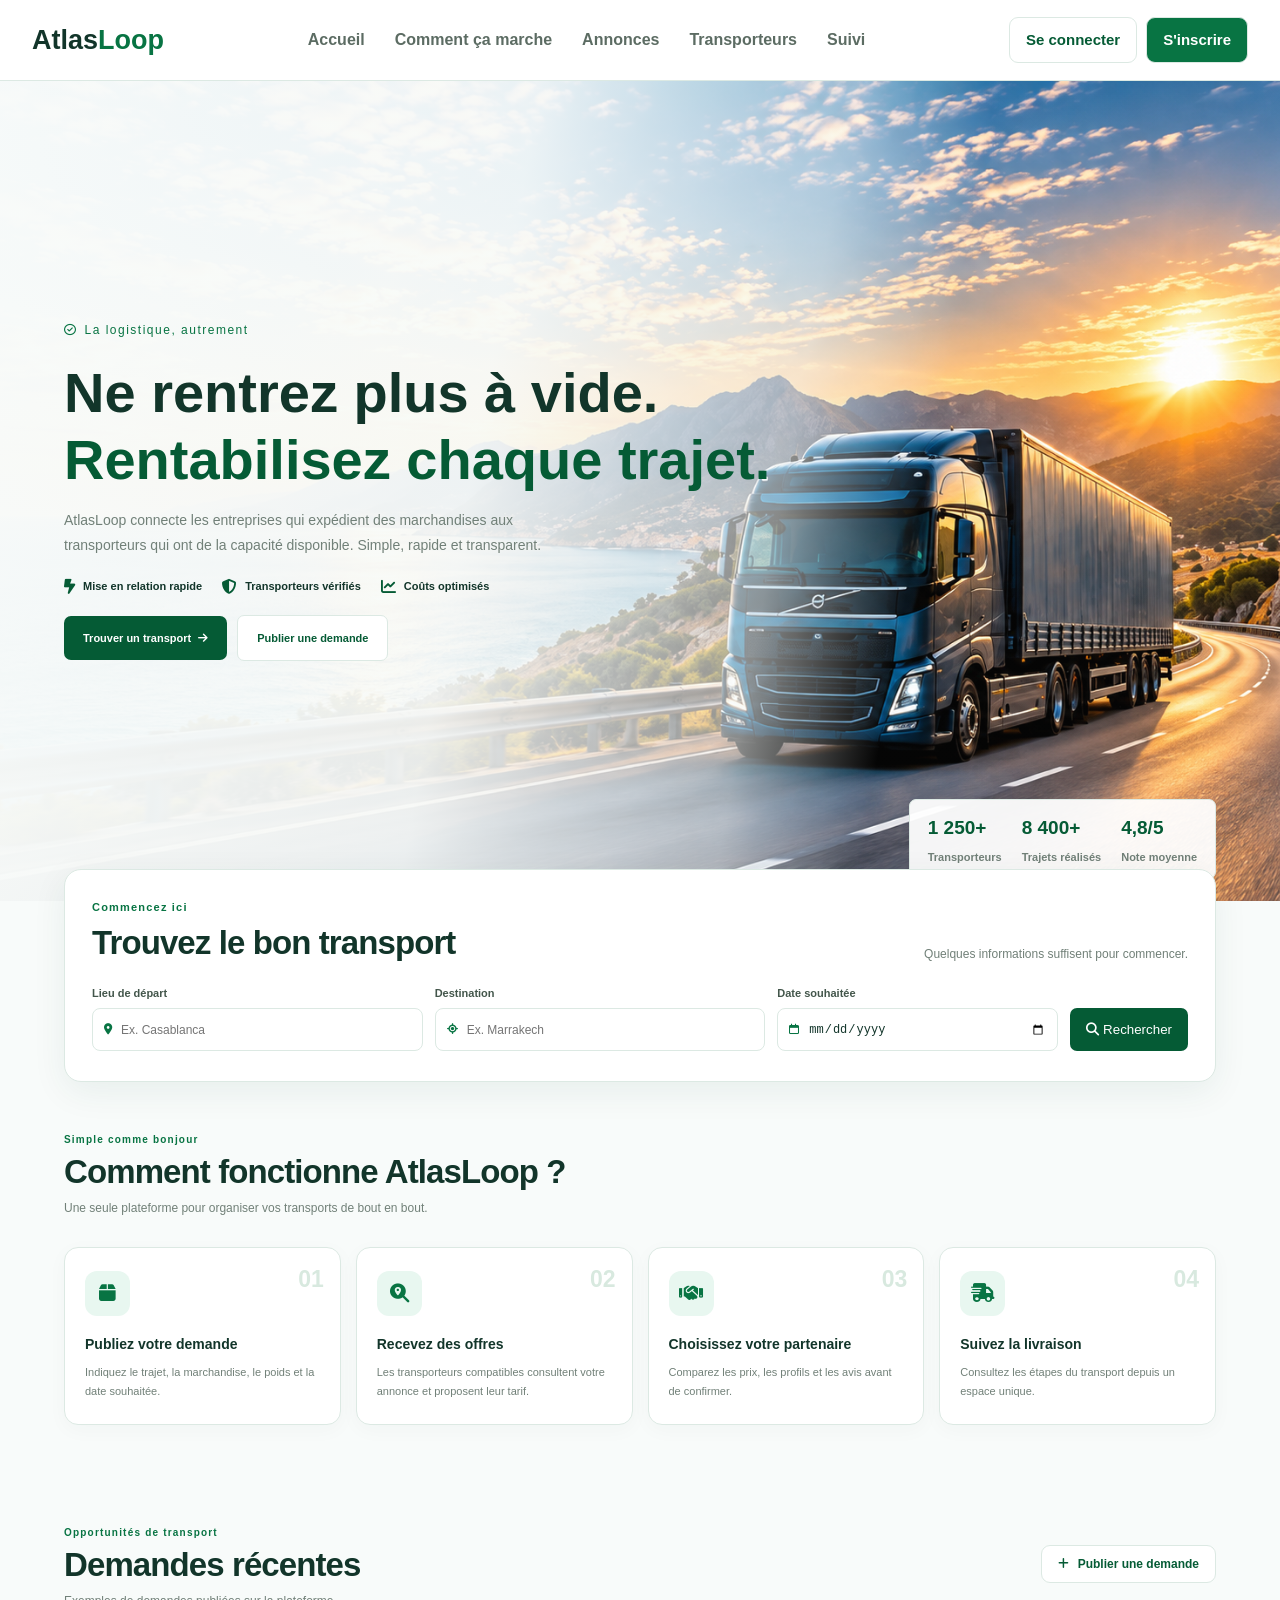
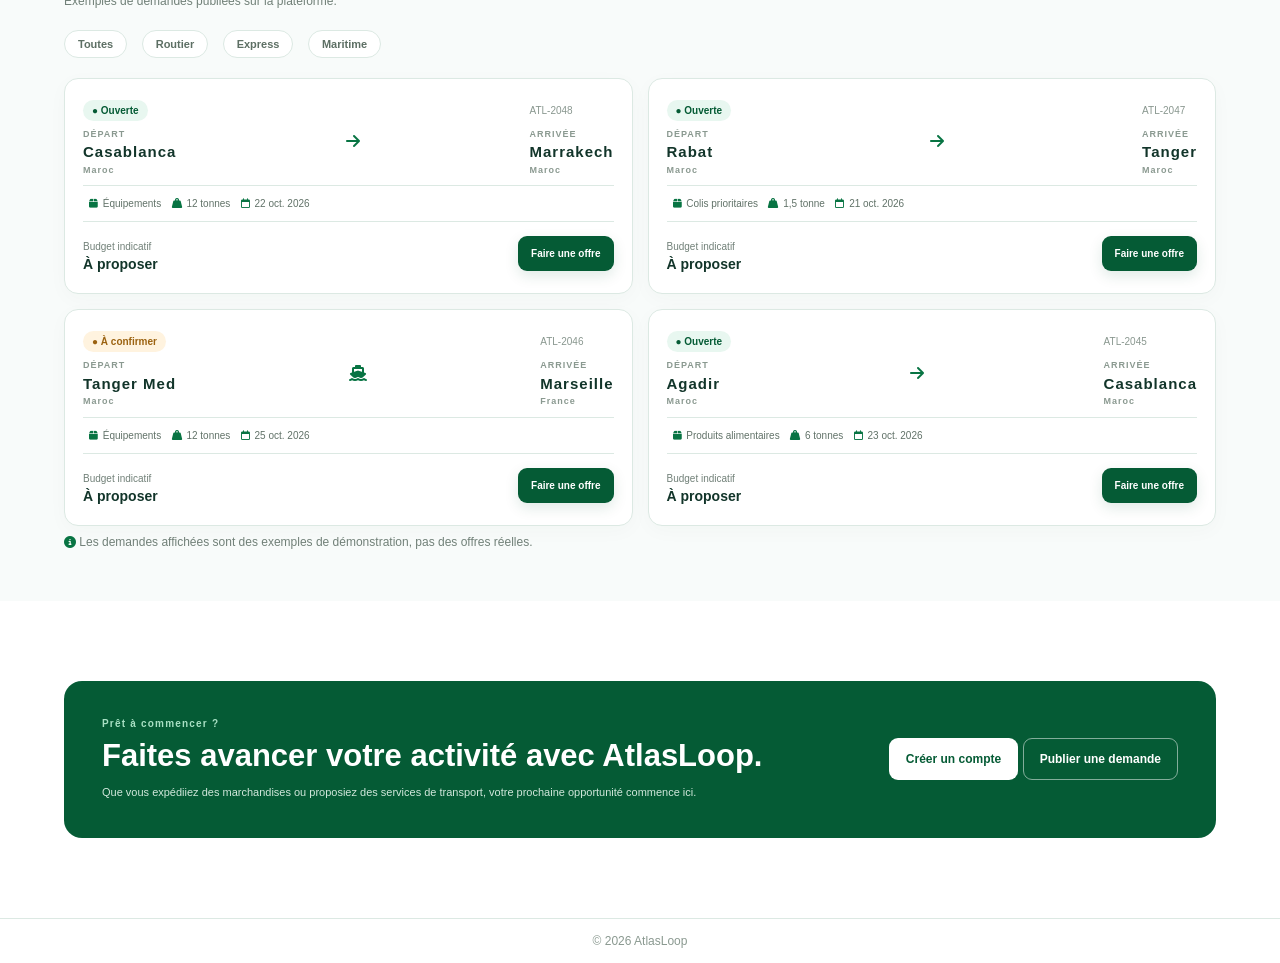
<file: sesion-3/index.html>
<!DOCTYPE html>
<html lang="en">

<head>
    <meta charset="UTF-8">
    <meta name="viewport" content="width=device-width, initial-scale=1.0">
    <title>AtlasLoop — Transport intelligent</title>
    <link href="https://fonts.googleapis.com/css2?family=DM+Sans:wght@400;500;600;700;800&display=swap">
    <link rel="stylesheet" href="https://cdnjs.cloudflare.com/ajax/libs/font-awesome/6.7.2/css/all.min.css">
    <link rel="stylesheet" href="style.css">
</head>

<body>
    <header>
        <div>
            <a href="#Accueil">Atlas<span>Loop</span></a>
            <ul>
                <li><a href="#Accueil">Accueil</a></li>
                <li><a href="#Comment-ça-marche">Comment ça marche</a></li>
                <li><a href="#Annonces">Annonces</a></li>
                <li><a href="#Transporteurs">Transporteurs</a></li>
                <li><a href="#Suivi">Suivi</a></li>
            </ul>
            <div>
                <a href="#">Se connecter</a>
                <a href="#">S'inscrire</a>
            </div>
        </div>
    </header>
    <main>
        <section id="Accueil">
            <div class="accueil-container">
                <a href="#"><i class="fa-jelly-fill fa-regular fa-circle-check"></i>La logistique, autrement</a>
                <h1>Ne rentrez plus à vide.<br><span>Rentabilisez chaque trajet.</span></h1>
                <p>AtlasLoop connecte les entreprises qui expédient des marchandises aux<br>transporteurs qui ont de la
                    capacité disponible. Simple, rapide et transparent.</p>
                <ul>
                    <li><i class="fa-solid fa-bolt-lightning"></i>Mise en relation rapide</li>
                    <li><i class="fa-solid fa-shield-halved"></i>Transporteurs vérifiés</li>
                    <li><i class="fa-solid fa-chart-line"></i>Coûts optimisés</li>
                </ul>
                <div>
                    <a href="#">Trouver un transport<i class="fa-solid fa-arrow-right"></i></a>
                    <a href="#">Publier une demande</a>
                </div>
                <ul>
                    <li><span>1 250+</span><span>Transporteurs</span></li>
                    <li><span>8 400+</span><span>Trajets réalisés</span></li>
                    <li><span>4,8/5</span><span>Note moyenne</span></li>
                </ul>
            </div>
        </section>
        <section class="search panel">
            <div class="section-head">
                <div><span class="eyebrow">Commencez ici</span>
                    <h2>Trouvez le bon transport</h2>
                </div>
                <p>Quelques informations suffisent pour commencer.</p>
            </div>
            <form class="search-grid">
                <label>Lieu de départ
                    <div class="field"><i class="fa-solid fa-location-dot"></i><input id="from"
                            placeholder="Ex. Casablanca" required>
                    </div>
                </label>
                <label>Destination<div class="field"><i class="fa-solid fa-location-crosshairs"></i><input id="to"
                            placeholder="Ex. Marrakech" required></div>
                </label>
                <label>Date souhaitée<div class="field"><i class="fa-regular fa-calendar"></i><input id="date"
                            type="date"></div>
                </label><button class="btn-primary" type="submit"><i class="fa-solid fa-magnifying-glass"></i>
                    Rechercher</button>
            </form>
            <p id="searchMsg" class="message"></p>
        </section>
        <section>
            <div class="container">
                <h3>Simple comme bonjour</h3>
                <h2>Comment fonctionne AtlasLoop ?</h2>
                <p>Une seule plateforme pour organiser vos transports de bout en bout.</p>
                <div>
                    <div>
                        <span>01</span>
                        <i class="fa-solid fa-box icon"></i>
                        <h4>Publiez votre demande</h4>
                        <p>Indiquez le trajet, la marchandise, le poids et la date souhaitée.</p>
                    </div>
                    <div>
                        <span>02</span>
                        <i class="fa-solid fa-magnifying-glass-location icon"></i>
                        <h4>Recevez des offres</h4>
                        <p>Les transporteurs compatibles consultent votre annonce et proposent leur tarif.</p>
                    </div>
                    <div>
                        <span>03</span>
                        <i class="fa-solid fa-handshake icon"></i>
                        <h4>Choisissez votre partenaire</h4>
                        <p>Comparez les prix, les profils et les avis avant de confirmer.</p>
                    </div>
                    <div>
                        <span>04</span>
                        <i class="fa-solid fa-truck-fast icon"></i>
                        <h4>Suivez la livraison</h4>
                        <p>Consultez les étapes du transport depuis un espace unique.</p>
                    </div>
                </div>
            </div>
        </section>
        <section>
            <div class="container2">
                <h3>Opportunités de transport</h3>
                <h2>Demandes récentes</h2>
                <p>Exemples de demandes publiées sur la plateforme.</p>
                <button class="outline" type="button">
                    <i class="fa-solid fa-plus"></i>
                    <span>Publier une demande</span>
                </button>
                <div class="filters">
                    <button>Toutes</button>
                    <button>Routier</button>
                    <button>Express</button>
                    <button>Maritime</button>
                </div>
                <div class="loads">
                    <div class="load">
                        <div>
                            <div>
                                <span class="status">● Ouverte</span>
                                <p>DÉPART <br><span>Casablanca</span><br>Maroc</p>
                            </div>
                            <i class="fa-solid fa-arrow-right"></i>
                            <div>
                                <span>ATL-2048</span>
                                <p>ARRIVÉE <br><span> Marrakech</span><br>Maroc</p>
                            </div>
                        </div>
                        <hr>
                        <span><i class="fa-solid fa-box icon"></i> Équipements</span>
                        <span><i class="fa-solid fa-weight-hanging"></i> 12 tonnes</span>
                        <span><i class="fa-regular fa-calendar"></i> 22 oct. 2026</span>
                        <hr>
                        <div>
                            <p>Budget indicatif <br><span>À proposer</span></p>
                            <a href="#">Faire une offre</a>
                        </div>
                    </div>
                    <div class="load">
                        <div>
                            <div>
                                <span class="status">● Ouverte</span>
                                <p>DÉPART <br><span>Rabat</span><br>Maroc</p>
                            </div>
                            <i class="fa-solid fa-arrow-right"></i>
                            <div>
                                <span>ATL-2047</span>
                                <p>ARRIVÉE <br><span>Tanger</span><br>Maroc</p>
                            </div>
                        </div>
                        <hr>
                        <span><i class="fa-solid fa-box icon"></i> Colis prioritaires</span>
                        <span><i class="fa-solid fa-weight-hanging"></i> 1,5 tonne</span>
                        <span><i class="fa-regular fa-calendar"></i> 21 oct. 2026</span>
                        <hr>
                        <div>
                            <p>Budget indicatif <br><span>À proposer</span></p>
                            <a href="#">Faire une offre</a>
                        </div>
                    </div>
                    <div class="load">
                        <div>
                            <div>
                                <span class="status status1">● À confirmer</span>
                                <p>DÉPART <br><span>Tanger Med</span><br>Maroc</p>
                            </div>
                            <i class="fa-solid fa-ship"></i>                            
                            <div>
                                <span>ATL-2046</span>
                                <p>ARRIVÉE <br><span>Marseille</span><br>France</p>
                            </div>
                        </div>
                        <hr>
                        <span><i class="fa-solid fa-box icon"></i>  Équipements</span>
                        <span><i class="fa-solid fa-weight-hanging"></i> 12 tonnes</span>
                        <span><i class="fa-regular fa-calendar"></i>  25 oct. 2026</span>
                        <hr>
                        <div>
                            <p>Budget indicatif <br><span>À proposer</span></p>
                            <a href="#">Faire une offre</a>
                        </div>
                    </div>
                    <div class="load">
                        <div>
                            <div>
                                <span class="status">● Ouverte</span>
                                <p>DÉPART <br><span>Agadir</span><br>Maroc</p>
                            </div>
                            <i class="fa-solid fa-arrow-right"></i>
                            <div>
                                <span>ATL-2045</span>
                                <p>ARRIVÉE <br><span> Casablanca</span><br>Maroc</p>
                            </div>
                        </div>
                        <hr>
                        <span><i class="fa-solid fa-box icon"></i>  Produits alimentaires</span>
                        <span><i class="fa-solid fa-weight-hanging"></i> 6 tonnes</span>
                        <span><i class="fa-regular fa-calendar"></i>  23 oct. 2026</span>
                        <hr>
                        <div>
                            <p>Budget indicatif <br><span>À proposer</span></p>
                            <a href="#">Faire une offre</a>
                        </div>
                    </div>
                </div>
                <p><i class="fa-solid fa-circle-info"></i> Les demandes affichées sont des exemples de démonstration, pas des offres réelles.</p>
            </div>
        </section>
        <section class="compte">
            <div class="cta">
                <div>
                    <h3>Prêt à commencer ?</h3>
                    <h2>Faites avancer votre activité avec AtlasLoop.</h2>
                    <P>Que vous expédiiez des marchandises ou proposiez des services de transport, votre prochaine opportunité commence ici.</P>
                </div>
                <div>
                    <a href="#">Créer un compte</a>
                    <a href="#">Publier une demande</a>
                </div>
            </div>
        </section>
        <footer>
            <p>&copy; 2026 AtlasLoop</p>
        </footer>
    </main>
</body>

</html>
</file>
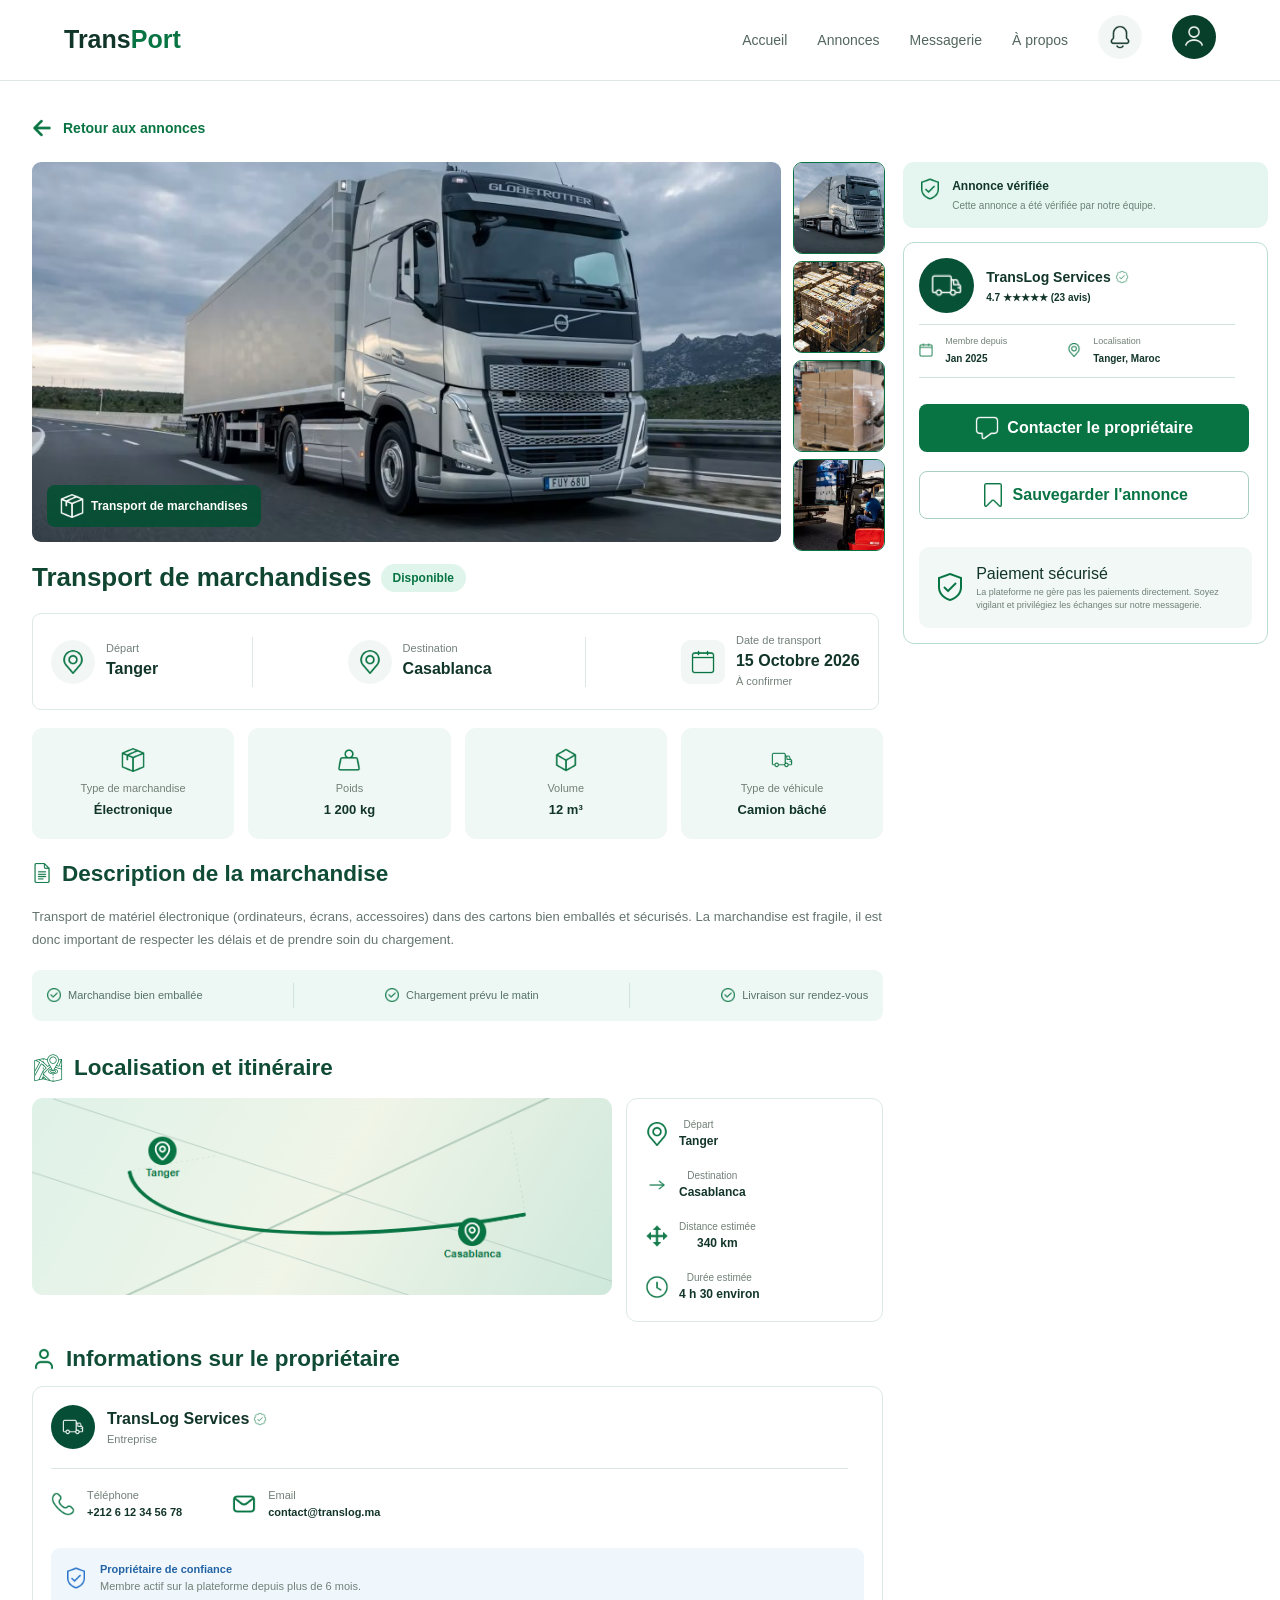
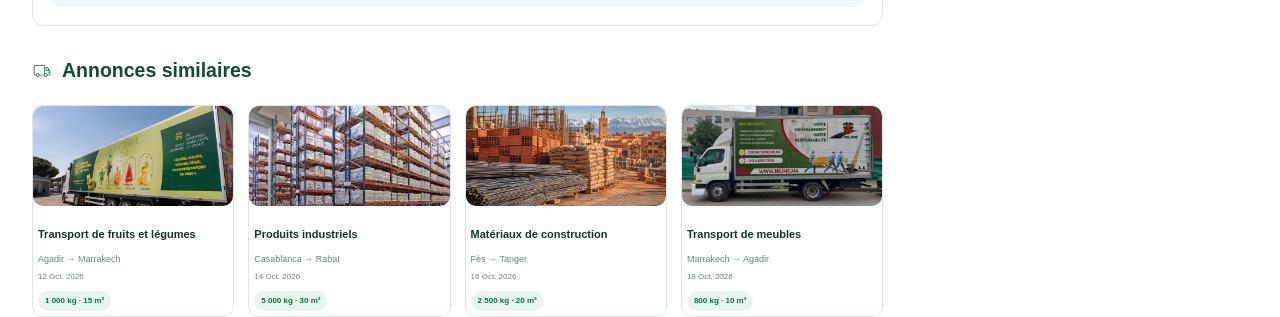
<file: session-2/index.html>
<!DOCTYPE html>
<html lang="en">
<head>
    <meta charset="UTF-8">
    <meta name="viewport" content="width=device-width, initial-scale=1.0">
    <title>Document</title>
    <link rel="stylesheet" href="style.css">
</head>
<body>
    <header>
        <nav>
            <h1 class="logo">Trans<span>Port</span></h1>
            <ul class="nav-links">
                <li><a href="#">Accueil</a></li>
                <li><a href="#">Annonces </a></li>
                <li><a href="#">Messagerie</a></li>
                <li><a href="#">À propos</a></li>
                <li><img class="nav-icon-notification" src="icon/notification.png" ></li>
                <li><img class="nav-icon-user" src="icon/utilisateur.png" ></li>

            </ul>
        </nav>
    </header>

<!-- ----------------------------------------------------------------- -->
<!-- ----------------------------------------------------------------- -->
<!-- ----------------------------------------------------------------- -->
<!-- ----------------------------------------------------------------- -->

    <section>
     <a href="#" class="back">
        <img class="icon-arriere" src="icon/en-arriere.png">
        <span>Retour aux annonces</span>
    </a>
      <div class="container-tous">
        <div class="container">
           
            <div class="catalog">
                <img class="catalog-image" src="img/volvo.jpg">
                <div class="transport-marchandises-container">
                    <img src="icon/box.png">
                    <span>Transport de marchandises</span>
                </div>
                <div class="catalog-images">
                    <img src="img/volvo.jpg">
                    <img src="img/stocke.jpg">
                    <img src="img/Product.jpg">
                    <img src="img/charger.jpg">
                </div>
            </div>
            <div class="info">
                <h2 class="title-info">Transport de marchandises</h2>
                <span class="posibikité">Disponible</span>
            </div>
            <div class="info2">
                <div class="location-container">
                    <img class="icon-location" src="icon/endroit.png">
                    <span class="location">Départ<span>Tanger</span></span>
                </div>
                <div class="border"></div>
                <div class="location-container">
                    <img class="icon-location" src="icon/endroit.png">
                    <span class="location">Destination<span>Casablanca</span></span>
                </div>
                <div class="border"></div>
                <div class="location-container">
                    <img class="icon-date" src="icon/date-du-calendrier.png">
                    <span class="location">Date de transport<span>15 Octobre 2026</span>À confirmer</span>
                </div>
            </div>
            <div class="info3">
                <div class="Type">
                    <img src="icon/box2.png">
                    <span class="span-info">Type de marchandise</span>
                    <span class="info-icon">Électronique</span>
                </div>
                <div class="Type">
                    <img src="icon/poids.png">
                    <span class="span-info">Poids</span>
                    <span class="info-icon">1 200 kg</span>
                </div>
                <div class="Type">
                    <img src="icon/box1.png">
                    <span class="span-info">Volume</span>
                    <span class="info-icon">12 m³</span>
                </div>
                <div class="Type">
                    <img src="icon/camion-de-livraison.png">
                    <span class="span-info">Type de véhicule</span>
                    <span class="info-icon">Camion bâché</span>
                </div>
            </div>
            <div class="title-2">
                <img src="icon/google-docs.png">
                <h2>Description de la marchandise</h2>
            </div>
            <P class="Description-de-la-marchandise">Transport de matériel électronique (ordinateurs, écrans, accessoires) dans des cartons bien emballés et sécurisés. La marchandise est fragile, il est donc important de respecter les délais et de prendre soin du chargement.</P>
            <div class="description">
                <div class="description-info">
                    <img src="icon/cocher.png">
                    <span>Marchandise bien emballée</span>
                </div>
                <div class="border2"></div>
                <div class="description-info">
                    <img src="icon/cocher.png">
                    <span>Chargement prévu le matin</span>
                </div>
                <div class="border2"></div>
                <div class="description-info">
                    <img src="icon/cocher.png">
                    <span>Livraison sur rendez-vous</span>
                </div>
            </div>
            <div class="localisation-itinéraire">
                <img src="icon/carte.png">
                <h2>Localisation et itinéraire</h2>
            </div>
            <div class="map">
                <img class="img-local" src="img/localisation.png">
                <div class="carde-info">
                    <div class="icons"><img class="icon" src="icon/endroit.png"><span class="span-icon">Départ <span class="span2-icon">Tanger</span> </span></div>
                    <div class="icons"><img class="icon" src="icon/fleche-droite.png"><span class="span-icon">Destination<span class="span2-icon">Casablanca</span> </span></div>
                    <div class="icons"><img class="icon" src="icon/toutes-directions.png"><span class="span-icon">Distance estimée<span class="span2-icon">340 km</span></span></div>
                    <div class="icons"><img class="icon" src="icon/lhorloge.png"><span class="span-icon">Durée estimée<span class="span2-icon">4 h 30 environ</span> </span></div>
                </div>
            </div>
            <div class="propriétaire">
                <img src="icon/person.png"> 
                <h2>Informations sur le propriétaire</h2>
            </div>
            <div class="info4">
                <div class="icon-info4"><img class="icon--camion" src="icon/camion.png"><div class="span--info4"><span class="spann">TransLog Services<img class="icon-verifier" src="icon/verifier.png"></span><span class="spannn">Entreprise</span></div></div>
                <div class="border6"></div>
                <div class="icon--info4">
                    <div class="icon-info4"><img class="iconn" src="icon/appel.png"><div class="span--info4"><span class="spannn">Téléphone</span><span class="spannnn">+212 6 12 34 56 78</span></div></div>
                    <div class="icon-info4"><img class="iconn" src="icon/mail.png"><div class="span--info4"><span class="spannn">Email</span><span class="spannnn">contact@translog.ma</span></div></div>
                </div>
                <div class="icon---info4"><img class="iconn" src="icon/bouclier.png"><div class="span--info4"><span class="spann2">Propriétaire de confiance</span><span class="spannn">Membre actif sur la plateforme depuis plus de 6 mois.</span></div></div>
            </div>
            <div class="annonces"><img src="icon/camion-de-livraison.png"><h2>Annonces similaires</h2></div>
          <div class="cardes-serves">
            <div class="carde-serves">
                <img src="img/images_1.jpg">
              <div class="content-carde">
                <h6>Transport de fruits et légumes</h6>
                <span class="sp1">Agadir → Marrakech</span>
                <span class="sp2">12 Oct. 2026</span>
                <span class="sp3">1 000 kg · 15 m³</span>
              </div>
            </div>
            <div class="carde-serves">
                <img src="img/images_2.jpg">
              <div class="content-carde">
                <h6>Produits industriels</h6>
                <span class="sp1">Casablanca → Rabat</span>
                <span class="sp2">14 Oct. 2026</span>
                <span class="sp3">5 000 kg · 30 m³</span>
              </div>
            </div>
            <div class="carde-serves">
                <img src="img/images_3.jpg">
              <div class="content-carde">
                <h6>Matériaux de construction</h6>
                <span class="sp1">Fès → Tanger</span>
                <span class="sp2">16 Oct. 2026</span>
                <span class="sp3">2 500 kg · 20 m³</span>
              </div>
            </div>
            <div class="carde-serves">
                <img src="img/images_4.jpg">
              <div class="content-carde">
                <h6>Transport de meubles</h6>
                <span class="sp1">Marrakech → Agadir</span>
                <span class="sp2">18 Oct. 2026</span>
                <span class="sp3">800 kg · 10 m³</span>
              </div>
            </div>
          </div>
        </div>
        <div class="content2">
            <div class="annonce">
                <img src="icon/bouclier2.png">
                <div>
                    <span class="annonce-span-1">Annonce vérifiée</span>
                    <span class="annonce-span-2">Cette annonce a été vérifiée par notre équipe.</span>
                </div>
           </div>
           <div class="TransLog">
            <div class="TransLog--Services"><img class="TransLog--img" src="icon/camion.png"><div><span class="element"><span> TransLog Services</span><img src="icon/verifier.png"></span><span class="company-meta">4.7 ★★★★★ (23 avis)</span></div></div>
            <div class="border---1"></div>
            <div class="dat--local"><div class="TransLog--Services"><img src="icon/date-du-calendrier.png"><div><span class="company---meta">Membre depuis</span><span class="company-meta">Jan 2025</span></div></div><div class="TransLog--Services"><img src="icon/endroit.png"><div><span class="company---meta">Localisation</span><span class="company-meta">Tanger, Maroc</span></div></div></div>
            <div class="border---1"></div>
            <div class="buton--1"><img src="icon/coment.png"><span>Contacter le propriétaire</span></div>
            <div class="buton--2"><img src="icon/save-instagram.png"><span>Sauvegarder l'annonce</span></div>
            <div class="TransLog--Services2"><img src="icon/bouclier2.png"><div><span>Paiement sécurisé</span><span class="company---meta">La plateforme ne gère pas les paiements directement. Soyez vigilant et privilégiez les échanges sur notre messagerie.</span></div></div>
           </div>
        </div>
      </div>
    </section>
</body>
</file>
<file: sesion-3/style.css>
:root {
    --green: #087443;
    --green-dark: #055b35;
    --green-light: #e8f7f0;
    --text: #12352a;
    --text-light: #718078;
    --border: #dce9e3;
    --background: #f8fbfa;
    --white: #fff;
    --shadow: 0 10px 35px rgba(15, 70, 50, .07)
}

* {
    margin: 0;
    padding: 0;
    box-sizing: border-box;
}

body {
    font-family: 'DM Sans', Arial, sans-serif;
    line-height: 1.5;
    color: var(--text);
    background-color: var(--background);
}

header {
    background-color: #fff;
    border-bottom: var(--border) 1px solid;
}

header>div {
    width: 95%;
    height: 80px;
    max-width: 1400px;
    margin: 0 auto;
    display: flex;
    justify-content: space-between;
    align-items: center;
}

header>div>a {
    font-weight: 900;
    font-size: 27px;
    text-decoration: none;
    color: var(--text);
}

header>div>a span {
    color: var(--green);
}

header>div ul {
    list-style: none;
    display: flex;
    justify-content: center;
    gap: 30px;
}

header>div ul li a {
    text-decoration: none;
    color: #5c6c63;
    font-weight: 700;
    padding-bottom: 30px;
}

header>div ul li a:hover {
    color: var(--green-dark);
    border-bottom: 2px solid var(--green-dark);
}

header>div div {
    display: flex;
    justify-content: center;
    gap: 9px;
}

header>div div a {
    padding: 11px 16px;
    font-weight: 700;
    font-size: 15px;
    color: var(--green-dark);
    text-decoration: none;
    border: 1px solid var(--border);
    border-radius: 9px;
    background-color: var(--white);
}

header>div div a:last-child {
    color: var(--white);
    background-color: var(--green);
}

#Accueil {
    background-image: linear-gradient(100deg, #f8fbfafc 0%, #f8fbfaed 38%, #f8fbfa8c 60%, #f8fbfa05 70%), url(img/hero.png);
    background-position: center;
    background-repeat: no-repeat;
    background-size: cover;
    height: calc(100vh - 80px);
    display: flex;
    align-items: center;
    position: relative;
}

.accueil-container {
    width: 90%;
    max-width: 1400px;
    margin: 0 auto;
}

.accueil-container>a {
    color: var(--green);
    display: flex;
    gap: 7px;
    align-items: center;
    text-decoration: none;
    font-size: 12px;
    font-weight: 400;
    letter-spacing: 1.5px;
}

.accueil-container h1 {
    font-size: 56px;
    color: var(--text);
    font-weight: 700;
    line-height: 1.2;
    margin-top: 20px;
}

.accueil-container h1 span {
    color: var(--green-dark);
}

.accueil-container p {
    color: var(--text-light);
    font-size: 14px;
    line-height: 1.8;
    font-weight: 560px;
    margin-top: 15px;
}

.accueil-container ul {
    list-style: none;
    display: flex;
    gap: 20px;
    margin-top: 20px;
}

.accueil-container ul li {
    display: flex;
    gap: 8px;
    align-items: center;
    color: var(--text);
    font-weight: 700;
    font-size: 11px;
}

.accueil-container ul li i {
    color: var(--green-dark);
    font-size: 15px;
}

.accueil-container div {
    margin-top: 20px;
    display: flex;
    align-items: center;
    gap: 10px;
}

.accueil-container div a {
    text-decoration: none;
    padding: 14px 19px;
    color: var(--white);
    font-weight: 700;
    font-size: 11px;
    background-color: var(--green-dark);
    display: flex;
    align-items: center;
    gap: 7px;
    border-radius: 7px;
}

.accueil-container div a:first-child:hover {
    transform: translateY(-1px);
    background-color: var(--green);
}

.accueil-container div a:last-child {
    background-color: var(--white);
    border: var(--border) 1px solid;
    color: var(--green-dark);
}

.accueil-container div a:last-child:hover {
    transform: translateY(-1px);
}

.accueil-container ul:last-child {
    padding: 14px 18px;
    background-color: #fffffff0;
    border-radius: 7px;
    border: 1px solid var(--border);
    width: max-content;
    position: absolute;
    right: 5%;
    bottom: 22px;
}

.accueil-container ul:last-child li {
    display: flex;
    flex-direction: column;
    align-items: flex-start;
}

.accueil-container ul:last-child li span:first-child {
    color: var(--green-dark);
    font-weight: bolder;
    font-size: 19px;
}

.accueil-container ul:last-child li span:last-child {
    color: var(--text-light);
    line-height: 1.2;
}

.section,
.search {
    width: min(1160px, 90%);
    margin-left: auto;
    margin-right: auto;
}

.panel {
    position: relative;
    z-index: 3;
    margin-top: -32px;
    padding: 24px 27px 13px;
    border: 1px solid var(--border);
    border-radius: 17px;
    background: white;
    box-shadow: var(--shadow);
}

.section-head {
    margin-bottom: 22px;
}

.section-head h2 {
    font-size: clamp(25px, 3vw, 33px);
    line-height: 1.2;
    letter-spacing: -.9px;
    margin-top: 5px;
    color: var(--text);
}

.section-head p {
    font-size: 12px;
    color: var(--text-light);
    margin-top: 7px;
}

.search .section-head {
    display: flex;
    justify-content: space-between;
    align-items: end;
    gap: 12px;
}

.search-grid {
    display: grid;
    grid-template-columns: 1fr 1fr .85fr auto;
    gap: 12px;
    align-items: end;
}

.search-grid label,
.modal label {
    display: flex;
    flex-direction: column;
    gap: 7px;
    font-size: 11px;
    font-weight: 700;
    color: #43564b;
}

.field {
    height: 43px;
    display: flex;
    align-items: center;
    gap: 9px;
    padding: 0 11px;
    border: 1px solid var(--border);
    border-radius: 8px;
    color: var(--green);
}

.field:focus-within {
    border-color: var(--green);
    box-shadow: 0 0 0 3px #08744312;
}

.field input {
    width: 100%;
    min-width: 0;
    border: 0;
    outline: 0;
    font-size: 12px;
    color: var(--text);
}

.message,
.form-msg {
    min-height: 17px;
    padding-top: 6px;
    font-size: 11px;
    color: var(--green-dark);
}

.eyebrow {
    color: var(--green);
    font-size: 11px;
    font-weight: 700;
    letter-spacing: 1.2px;
}

.btn-primary {
    background-color: var(--green-dark);
    border-radius: 7px;
    border: 0;
    padding: 14px 16px;
    color: var(--white);
}

.btn-primary:hover {
    transform: translateY(-1px);
    background-color: var(--green);
}

/* =============================================== */
/* =============================================== */
/* =============================================== */
/* =============================================== */

.container {
    width: 90%;
    max-width: 1300px;
    padding: 50px 0;
    height: max-content;
    margin: 0 auto;
}

.container h3 {
    color: var(--green);
    font-size: 10px;
    font-weight: 800;
    letter-spacing: 1.2px;
}

.container h2 {
    font-size: clamp(25px, 3vw, 33px);
    line-height: 1.2;
    letter-spacing: -.9px;
    margin-top: 5px;
}

.container p {
    font-size: 12px;
    color: var(--text-light);
    margin-top: 7px;
}

.container>div {
    display: grid;
    grid-template-columns: repeat(4, 1fr);
    gap: 15px;
    margin-top: 30px;
}

.container>div>div {
    border: 1px solid var(--border);
    border-radius: 14px;
    padding: 23px 20px;
    box-shadow: 0 5px 20px #0f463208;
    background: var(--white);
    position: relative;
}

.container>div>div i {
    color: var(--green);
    font-size: 19px;
    width: 45px;
    height: 45px;
    margin-bottom: 18px;
    border-radius: 12px;
    background: var(--green-light);
    display: grid;
    place-items: center;
}

.container>div>div span {
    position: absolute;
    right: 16px;
    top: 14px;
    font-size: 23px;
    font-weight: 800;
    color: #d8e9df;
}

.container>div>div h4 {
    font-size: 14px;
}

.container>div>div p {
    font-size: 11px;
    line-height: 1.75;
    color: var(--text-light);
    margin-top: 8px;
}

.container2 {
    width: 90%;
    max-width: 1300px;
    padding: 50px 0;
    height: max-content;
    margin: 0 auto;
    position: relative;
}

.container2 h3 {
    color: var(--green);
    font-size: 10px;
    font-weight: 800;
    letter-spacing: 1.2px;
}

.container2 h2 {
    font-size: clamp(25px, 3vw, 33px);
    line-height: 1.2;
    letter-spacing: -.9px;
    margin-top: 5px;
}

.container2 p {
    font-size: 12px;
    color: var(--text-light);
    margin-top: 7px;
}

.outline i {
    font-weight: 900;
}

.outline {
    width: max-content;
    background: white;
    color: var(--green-dark);
    border: 1px solid var(--border);
    border-radius: 9px;
    padding: 11px 16px;
    display: inline-flex;
    justify-content: center;
    align-items: center;
    gap: 9px;
    font-size: 12px;
    font-weight: 800;
    transition: .2s;
    position: absolute;
    top: 70px;
    right: 0;
}

.filters button {
    margin-top: 20px;
    margin-right: 10px;
    padding: 7px 13px;
    border: 1px solid var(--border);
    border-radius: 22px;
    background: white;
    color: #5d6f64;
    font-size: 11px;
    font-weight: 700;
}

.filters button:hover {
    background: var(--green-dark);
    color: white;
    border-color: var(--green-dark);
}

.load {
    border: 1px solid var(--border);
    border-radius: 14px;
    padding: 18px;
    box-shadow: 0 5px 20px #0f463207;
    transition: .2s;
    background-color: var(--white);
}

.load>div {
    display: flex;
    justify-content: space-between;
    align-items: center;
}

.loads {
    display: grid;
    grid-template-columns: repeat(2, minmax(0, 1fr));
    gap: 15px;
    color: var(--green);
    margin-top: 20px;
}

.status {
    background: var(--green-light);
    color: var(--green-dark);
    padding: 5px 9px;
    border-radius: 20px;
    font-size: 10px;
    font-weight: 800;
}

.status1 {
    background: #fff3df;
    color: #9b6210;
}

.load>div div p {
    font-size: 9px;
    letter-spacing: 1px;
    color: #8a9990;
    font-weight: 700;
    margin-bottom: 8px;
}

.load>div div p span {
    font-size: 15px;
    color: var(--text);
    font-weight: bolder;
    margin: 6px 0;
}

.load>div div:last-child>span {
    color: #89978f;
    font-size: 10px;
}

.load>span {
    font-size: 10px;
    color: #617268;
    margin: 10px 0;
    display: inline-block;
}

.load>span i {
    color: var(--green);
    margin: 0 2px 0 6px;
}

hr {
    border: none;
    height: 1px;
    background-color: var(--border);
}

.load>div:last-child {
    display: flex;
    justify-content: space-between;
    align-items: center;
    margin-top: 10px;
}

.load>div:last-child p {
    font-size: 10px;
    color: var(--text-light);
}

.load>div:last-child p span {
    font-size: 14px;
    font-weight: 600;
    color: var(--text);
}

.load>div:last-child a {
    text-decoration: none;
    font-size: 10px;
    padding: 9px 12px;
    background: var(--green-dark);
    color: white;
    box-shadow: 0 5px 14px #055b3520;
    border: 1px solid transparent;
    border-radius: 9px;
    font-weight: 700;
    transition: transform .2s;
}

.load>div:last-child a:hover {
    transform: translateY(-2px);
}

.container2>p i {
    color: var(--green);
}

.cta {
    width: 90%;
    margin: 70px auto;
    padding: 35px 38px;
    border-radius: 18px;
    background: var(--green-dark);
    color: white;
    display: flex;
    align-items: center;
    justify-content: space-between;
    gap: 25px;
}

.cta>div:first-child h3 {
    color: #a9e0c4;
    font-size: 10px;
    font-weight: 700;
    letter-spacing: 1.2px;
}

.cta>div:first-child h2 {
    font-size: 31px;
    line-height: 1.2;
    margin-top: 6px;
    font-weight: bold;
}

.cta>div:first-child p {
    color: #d2e8dc;
    font-size: 11px;
    line-height: 1.8;
    margin-top: 9px;
}

.cta div:last-child a {
    background: white;
    color: var(--green-dark);
    border: 1px solid transparent;
    border-radius: 9px;
    padding: 11px 16px;
    font-size: 12px;
    font-weight: 800;
    text-decoration: none;
    display: inline-block;
    transition:transform .2s;
}

.cta>div:last-child a:last-child {
    background: transparent;
    border-color: #ffffff80;
    color: white;
}
.cta div:last-child a:hover{
    transform: translateY(-2px);
}
.compte{
    background-color: var(--white);
    padding: 10px 0;
    border-bottom: 1px solid var(--border);
}
footer p{
    padding: 13px 0 ;
    text-align: center;
    font-size: 12px;
    color: #8a9990;
    background-color: var(--white);
}
</file>
<file: session-2/style.css>
*{
    margin: 0;
    padding: 0;
    font-family: Inter, Arial, Helvetica, sans-serif;
    line-height: 1.5;
}
header{
    background-color: #ffffff;
    border-bottom: 1px solid #dce9e3;
    height: 80px;
}
nav{
    display: flex;
    justify-content: space-between;
    align-items: center;
    height: 100%;
    width: 90%;
    margin: 0 auto;
    max-width: 1500px;
}
.nav-links{
    display: flex;
    align-items: center;
    gap: 30px;
    list-style: none;
}
li a{
    text-decoration: none;
    color: #52665d;
    font-size: 14px;
    font-weight: 500;
    padding-bottom: 30px;
}
li a:hover{
    color: #087443;
    border-bottom: 3px solid #087443;
    font-weight: 600;
}
.logo{
    color: #12352a;
    font-size: 25px;
    font-weight: 800;
}
.logo span{
    color: #087443;
}
.nav-icon-notification{
    width: 24px;
    height: 24px;
    background-color: #f2f7f5;
    border-radius: 50%;
    padding: 10px;
}
.nav-icon-user{
    width: 24px;
    height: 24px;
    background-color:#073f2b;
    border-radius: 50%;
    padding: 10px;
}

/* ------------------------------------------------ */
/* ------------------------------------------------ */
/* ------------------------------------------------ */
/* ------------------------------------------------ */

.section{
    background-color: #f8fbfa;
}
.container-tous{
    width: 95%;
    max-width: 1500px;
    margin: 0 auto;
    display: grid;
    grid-template-columns: 70% 30%;
    gap: 20px;
}
.container{
    width: 100%;
}
.back{
    display: flex;
    align-items: center;
    gap: 9px;
    margin: 35px 0 22px 30px;
    text-decoration: none;
}
.icon-arriere{
    width: 24px;
}
.back span{
    color: #087443;
    font-size: 14px;
    font-weight: 700;
}
.catalog{
    display: grid;
    grid-template-columns: 1fr 90px;
    gap: 12px;
    height: 380px;
    position: relative;
}
.catalog-images{
    width: 100%;
    height: 90px;
}
.catalog-images img{
    width: 100%;
    height: 100%;
    border-radius: 9px;
    object-fit: cover;
    border: #087443 1px solid;
    transition: transform 0.3s ease-in-out;
}
.catalog-images img:hover{
    transform:translateY(-2px);
    border: #087443 2px solid;
}
.catalog-image{
    width: 100%;
    height: 380px;
    object-fit: cover;
    border-radius: 9px;
}
.transport-marchandises-container{
    position: absolute;
    bottom: 15px;
    left: 15px;
    padding: 9px 13px;
    background: rgba(0, 80, 50, .85);
    display: flex;
    align-items: center;
    gap: 7px;
    border-radius: 8px;
}
.transport-marchandises-container span{
    color: white;
    font-size: 12px;
    font-weight: 600;
}
.transport-marchandises-container img{
    width: 24px;
    height: 24px;
}
.info{
    display: flex;
    align-items: center;
    gap: 9px;
}
.title-info{
    font-size: 26px;
    line-height: 1.2;
    color: #104532;
    padding:20px 0 ;
}
.posibikité{
    background: #dff5eb;
    color: #087443;
    padding: 5px 12px;
    border-radius: 20px;
    font-size: 12px;
    font-weight: 700;
}
.info2{
    display: flex;
    justify-content: space-between;
    align-items: center;
    background: #ffffff;
    border-radius: 9px;
    width: 95%;
    border: 1px solid #dce9e3;
    padding: 18px;
}
.location-container{
    display: flex;
    align-items: center;
    gap: 11px;
}
.location{
    display: flex;
    flex-direction: column;
    font-size: 11px;
    margin-bottom: 2px;
    color: #718078;
}
.location span{
    font-size: 16px;
    font-weight: bolder;
    color: #12352a;
}
.icon-location{
    width: 24px;
    height: 24px;
    padding: 10px;
    background: #f2f7f5;
    border-radius: 50%;
}
.icon-date{
    width: 24px;
    height: 24px;
    padding: 10px;
    background: #f2f7f5;
    border-radius: 9px;
}
.border{
    width: 1px;
    height: 50px;
    border-left: 1px solid #dce9e3;
}
.info3{
    display: grid;
    grid-template-columns: repeat(4, 1fr);
    align-items: center;
    gap: 14px;
    margin: 18px auto;
}
.Type{
    display: flex;
    flex-direction: column;
    align-items: center;
    background: #f0f8f5;
    border-radius: 11px;
    padding: 20px 15px;
}
.Type img{
    margin-bottom: 8px;
    width: 24px;
    height: 24px;
}
.span-info{
    color: #718078;
    margin-bottom: 3px;
    font-size: 11px;
}
.info-icon{
    font-size: 13px;
    font-weight: bolder;
    color: #12352a;
}
.title-2{
    display: flex;
    align-items: center;
    gap: 10px;
    font-size: 15px;
    font-weight: bold;
    margin-bottom: 14px;
    color: #104b36;
}
.title-2 img{
    width: 20px;
    height: 24;
    margin-bottom: 2px;
}
.Description-de-la-marchandise{
    color: #64756e;
    font-size: 13px;
    max-width: 850px;
    line-height: 1.8;
}
.description{
    display: flex;
    justify-content: space-between;
    align-items: center;
    background: #edf7f3;
    border-radius: 9px;
    padding: 13px 15px;
    margin-top: 18px;
}
.description-info{
    display: flex;
    align-items: center;
    gap: 7px;
    font-size: 11px;
    color: #567268;
}
.description-info img{
    width: 14px;
}
.border2{
    width: 1px;
    height: 25px;
    border-left: 1px solid #d1e4dc;
}
.localisation-itinéraire{
    display: flex;
    align-items: center;
    gap: 10px;
    font-size: 15px;
    margin-bottom: 14px;
    color: #104b36;
    font-weight: bold;
    margin-top: 30px;
}
.map{
    display: grid;
    grid-template-columns: 580px 1fr;
    gap: 14px;
}
.img-local{
    width: 580px;
    object-fit: cover;
    border-radius: 11px;
}
.icon{
    width: 24px;
}
.icons{
    display: flex;
    align-items: center;
    gap: 10px;
}
.carde-info{
    border: 1px solid #dce9e3;
    border-radius: 11px;
    padding: 18px;
    display: flex;
    flex-direction: column;
    justify-content: center;
    gap: 18px;
}
.span-icon{
    display: flex;
    flex-direction: column;
    align-items: center;
    color: #718078;
    font-size: 10px;
}
.span2-icon{
    font-size: 12px;
    font-weight: bolder;
    color: #12352a;

}
.propriétaire{
    display: flex;
    align-items: center;
    gap: 10px;
    font-size: 15px;
    margin-bottom: 14px;
    color: #104b36;
    font-weight: bold;
    margin: 20px 0 10px 0;
}
.propriétaire img{
    width: 24px;
}
.info4{
    display: flex;
    flex-direction: column;
    border: 1px solid #dce9e3;
    border-radius: 11px;
    background: #ffffff;
    padding: 18px;
}
.icon-info4 ,.icon---info4 {
    display: flex;
    align-items: center;
    gap: 12px;
    color: #12352a;
}
.icon--camion{
    padding: 10px;
    background: #064f36;
    border-radius: 50%;
}
.icon--camion , .iconn{
    width: 24px;
}
.icon-verifier{
    width: 14px;
}
.span--info4{
    display: flex;
    flex-direction: column;
}
.spann{
    display: flex;
    align-items: center;
    gap: 4px;
}
.icon--info4{
    display: flex;
    align-items: center;
    gap: 50px;
    padding: 18px 0;
}
.border6{
    width: 98%;
    height: 1px;
    border-bottom: 1px solid #dce9e3;
    padding-top: 18px;
}
.icon---info4{
    background: #eff7fc;
    margin-top: 10px;
    padding: 13px;
    border-radius: 9px;
}
.spann{
    color: #12352a;
    font-weight: bolder;
}
.spannn{
    color: #718078;
    font-size: 11px;
}
.spannnn{
    font-size: 11px;
    font-weight: bolder;
    color: #12352a;
}
.spann2{
    color: #2363a5;
    font-size: 11px;
    font-weight: bolder;
}
.annonces{
    display: flex;
    align-items: center;
    gap: 10px;
    font-size: 13px;
    color: #104b36;
    margin: 30px 0 20px 0;
}
.annonces img{
    width: 20px;
}
.cardes-serves{
    display: flex;
    align-items: center;
    gap: 14px;
}
.carde-serves{
    display: flex;
    flex-direction: column;
    background: white;
    border: 1px solid #dce9e3;
    border-radius: 10px;
    transition: .2s;
    width: 24%;
    height: 210px;
}
.carde-serves:hover{
    transform: translateY(-2px);
}
.carde-serves img{
    width: 100%;
    height: 100px;
    object-fit: cover;
    border-radius: 10px;
}
.carde-serves h6{
    font-size: 11px;
    margin: 20px 0 10px 0;
    font-weight: bold;
    color: #12352a;
}
.sp1{
    color: #718078;
    font-size: 9px;
    margin-bottom: 5px;
}
.sp2{
    color: #718078;
    font-size: 8px;
    display: block;
    margin-bottom: 8px;
}
.sp3{
    padding: 4px 7px;
    background: #e8f6f0;
    color: #087443;
    border-radius: 20px;
    font-size: 8px;
    font-weight: 700;
    width: max-content;
}
.content-carde{
    width: 95%;
    display: flex;
    flex-direction: column;
    margin: 0 auto;
}
.annonce{
    background: #e4f6ef;
    border-radius: 11px;
    padding: 15px;
    display: flex;
    gap: 10px;
    margin-bottom: 14px;
    color: #12352a;
}
.annonce div{
    display: flex;
    flex-direction: column;
}
.content2{
    width: 100%;
    position: sticky;
    top: 20px;
    height: fit-content;
}
.annonce img{
    width: 24px;
    height: 24px;
}
.annonce-span-1{
    font-size: 12px;
    font-weight: bolder;

}
.annonce-span-2{
    color: #6c8178;
    font-size: 10px;
    margin-top: 3px;
}
.TransLog{
    background: white;
    border: 1px solid #b9ddd0;
    border-radius: 11px;
    padding: 15px;
    box-sizing: border-box;
    color: #12352a;
    display: flex;
    flex-direction: column;
    gap: 10px;
}
.TransLog--Services{
    display: flex;
    align-items: center;
    gap: 12px;
}
.TransLog--Services div{
    display: flex;
    flex-direction: column;
}
.TransLog--img{
    width: 35px;
    padding: 10px;
    border-radius: 50%;
    background: #075137;
}
.dat--local{
    display: flex;
    align-items: center;
    gap: 60px;
}
.dat--local img{
    width: 14px;
}
.element{
    display: flex;
    align-items: center;
    gap: 4px;
    font-size: 14px;
    font-weight: bold;
    color: #12352a;
}
.element img{
    width: 14px;
}
.company-meta{
    color: #12352a;
    font-size: 10px;
    margin-top: 2px;
    font-weight: bolder;
}
.company---meta{
    color: #718078;
    font-size: 9px;
}
.buton--1{
    width: 92%;
    border: 0;
    background: #087443;
    color: white;
    border-radius: 8px;
    padding: 12px;
    margin-top: 16px;
    font-weight: 700;
    display: flex;
    align-items: center;
    justify-content: center;
    gap: 8px;
    transition: .2s;
}
.buton--1:hover{
    transform: translateY(-2px);
    background: #055b35;
}
.buton--2{
    width: 92%;
    margin-top: 9px;
    padding: 11px;
    border-radius: 8px;
    background: white;
    border: 1px solid #a9cfc0;
    color: #087443;
    font-weight: 600;
    display: flex;
    align-items: center;
    justify-content: center;
    gap: 8px;
}
.TransLog--Services2{
    display: flex;
    align-items: center;
    gap: 10px;
    background: #f1f8f5;
    border-radius: 10px;
    padding: 15px;
    margin-top: 18px;
}
.TransLog--Services2 div{
    display: flex;
    flex-direction: column;
}
.border---1{
    height: 1px;
    width: 95%;
    border-bottom: 1.5px solid #d1e4dc;
}
.buton--1 img{
    width: 24px;
}
.buton--2 img{
    width: 24px;
}
</file>
